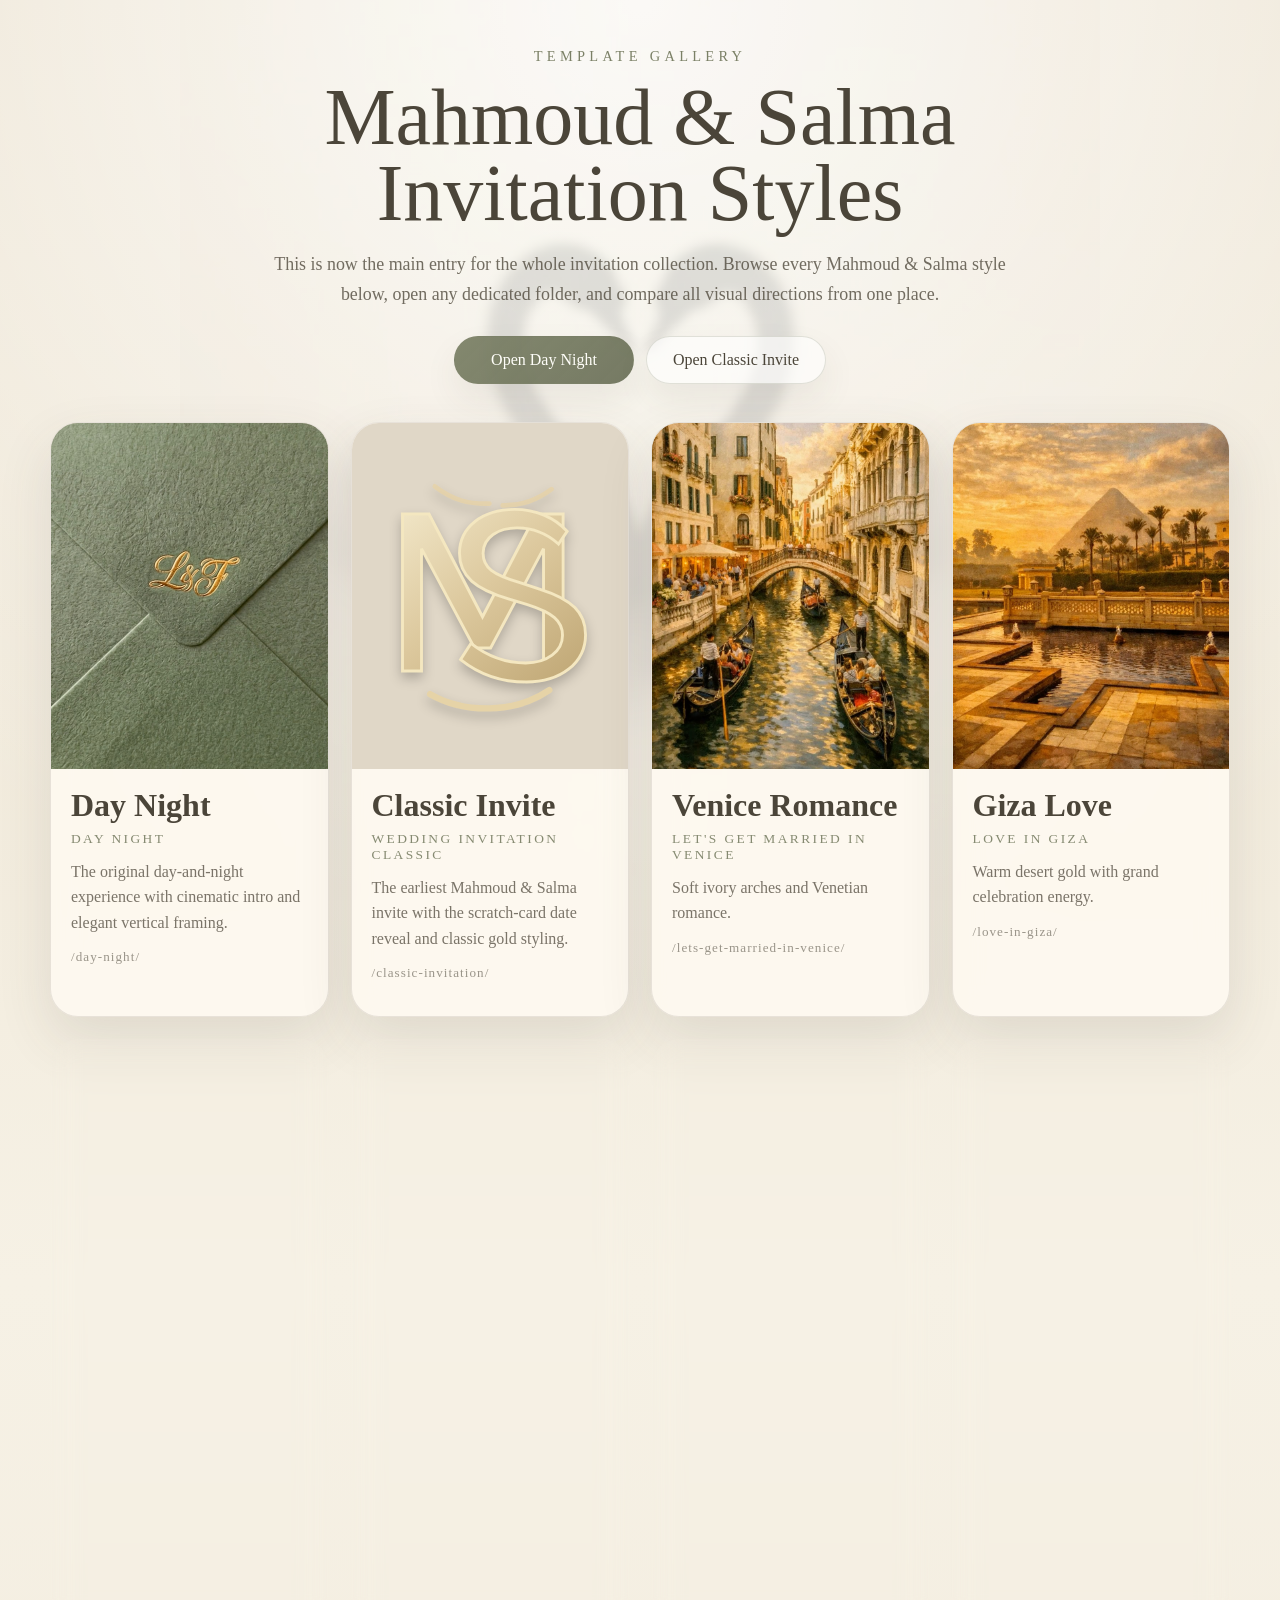
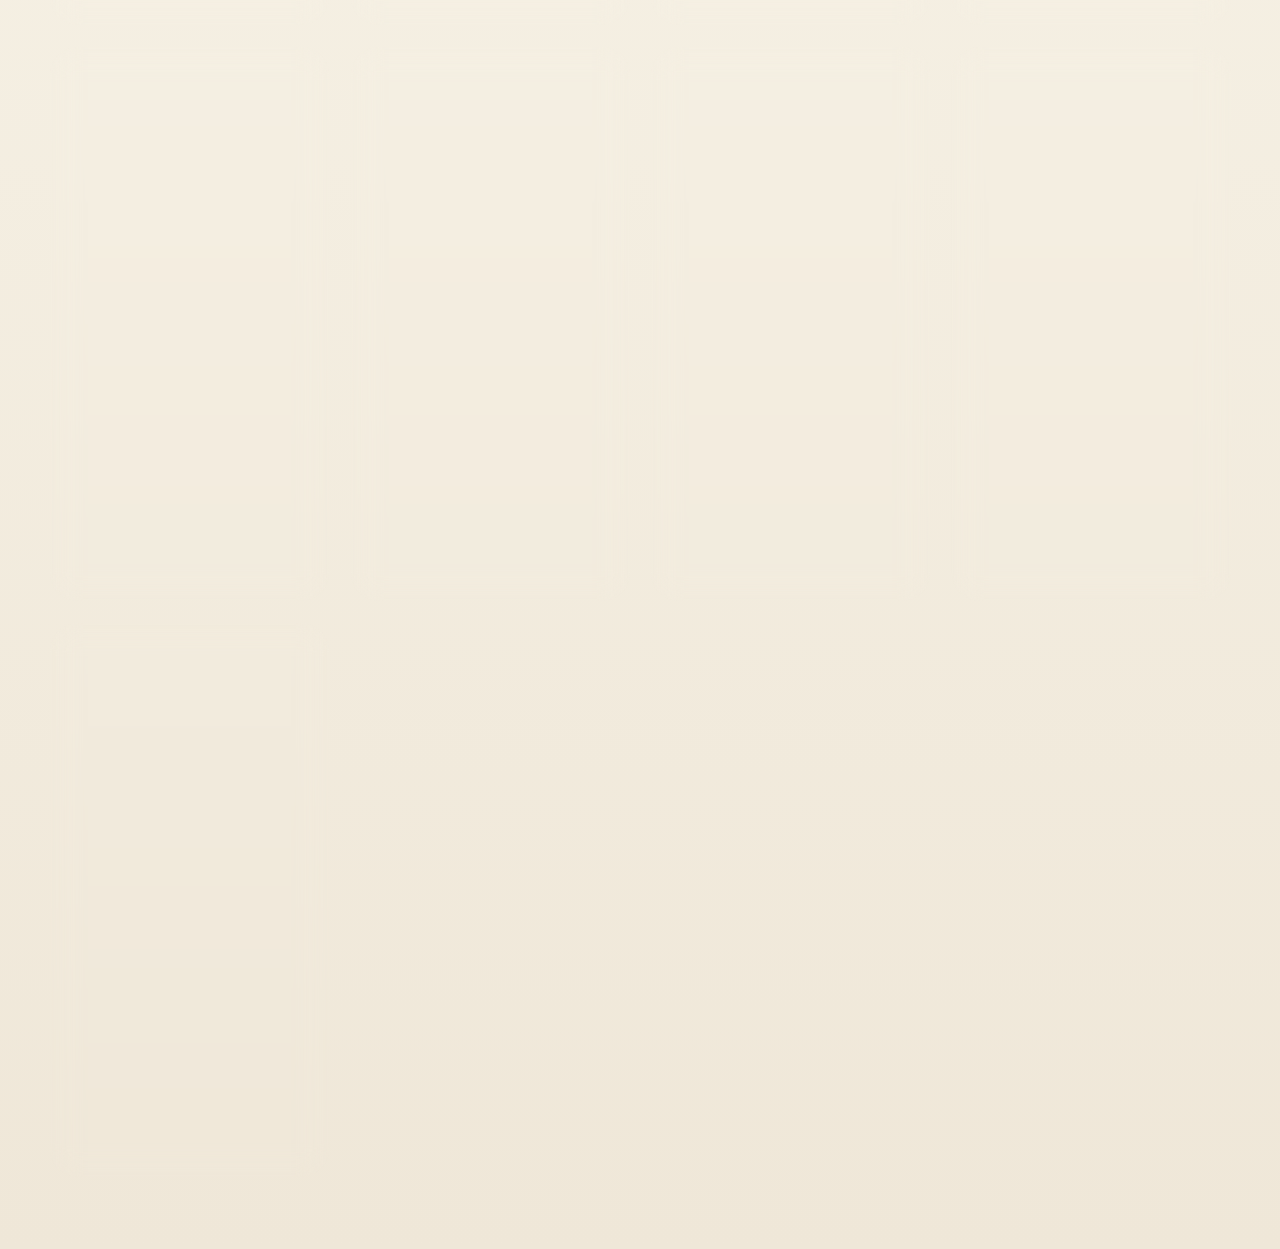
<file: index.html>
<!doctype html>
<html lang="en">
<head>
  <meta charset="UTF-8">
  <meta name="viewport" content="width=device-width, initial-scale=1.0">
  <title>Mahmoud &amp; Salma Template Gallery</title>
  <meta name="description" content="Browse all Mahmoud & Salma invitation styles.">
  <link rel="icon" type="image/svg+xml" href="./favicon.svg">
  <script src="./scripts/template-catalog.js"></script>
  <style>
    :root {
      color-scheme: light;
      --paper: #f6f1e5;
      --sand: #dfd4be;
      --olive: #7b8066;
      --ink: #4b4539;
      --card: rgba(255, 251, 242, 0.82);
      --line: rgba(75, 69, 57, 0.12);
      --shadow: 0 22px 54px rgba(76, 69, 57, 0.12);
    }

    * {
      box-sizing: border-box;
    }

    body {
      margin: 0;
      min-height: 100vh;
      font-family: "Cormorant Garamond", "Georgia", serif;
      color: var(--ink);
      background:
        radial-gradient(circle at top, rgba(255, 255, 255, 0.9), rgba(255, 255, 255, 0) 35%),
        linear-gradient(180deg, #ece3d1 0%, var(--paper) 45%, #efe7d8 100%);
    }

    body::before {
      content: "";
      position: fixed;
      inset: 0;
      background: url("./assets/bg-shadow-main.jpg") center center / 920px no-repeat;
      opacity: 0.12;
      pointer-events: none;
    }

    main {
      position: relative;
      z-index: 1;
      width: min(1180px, calc(100vw - 32px));
      margin: 0 auto;
      padding: 48px 0 72px;
    }

    .hero {
      text-align: center;
      margin-bottom: 28px;
    }

    .eyebrow {
      margin: 0 0 14px;
      font-family: "Georgia", serif;
      font-size: 0.9rem;
      letter-spacing: 0.3em;
      text-transform: uppercase;
      color: var(--olive);
    }

    h1 {
      margin: 0;
      font-size: clamp(2.8rem, 7vw, 5rem);
      font-weight: 500;
      line-height: 0.95;
    }

    .lead {
      width: min(760px, 100%);
      margin: 18px auto 0;
      font-size: 1.12rem;
      line-height: 1.7;
      color: rgba(75, 69, 57, 0.78);
    }

    .actions {
      display: flex;
      justify-content: center;
      flex-wrap: wrap;
      gap: 12px;
      margin: 26px 0 0;
    }

    .action-link {
      display: inline-flex;
      align-items: center;
      justify-content: center;
      min-width: 180px;
      padding: 14px 18px;
      border-radius: 999px;
      text-decoration: none;
      color: var(--ink);
      background: rgba(255, 255, 255, 0.6);
      border: 1px solid rgba(123, 128, 102, 0.22);
      box-shadow: 0 16px 34px rgba(75, 69, 57, 0.08);
    }

    .action-link.primary {
      background: linear-gradient(135deg, rgba(123, 128, 102, 0.94), rgba(103, 109, 84, 0.9));
      color: #fffef9;
      border-color: transparent;
    }

    .grid {
      display: grid;
      grid-template-columns: repeat(auto-fit, minmax(240px, 1fr));
      gap: 22px;
      margin-top: 38px;
    }

    .card {
      overflow: hidden;
      border-radius: 28px;
      background: var(--card);
      border: 1px solid var(--line);
      box-shadow: var(--shadow);
      backdrop-filter: blur(14px);
    }

    .card a {
      color: inherit;
      text-decoration: none;
      display: block;
      height: 100%;
    }

    .preview {
      aspect-ratio: 4 / 5;
      background: #e0d7c7 center center / cover no-repeat;
    }

    .content {
      padding: 20px 20px 22px;
    }

    .content .style {
      margin: 0;
      font-size: 2rem;
      line-height: 1;
    }

    .content .title {
      margin: 10px 0 0;
      font-size: 0.84rem;
      letter-spacing: 0.18em;
      text-transform: uppercase;
      color: rgba(123, 128, 102, 0.92);
    }

    .content .accent {
      margin: 12px 0 0;
      font-size: 1rem;
      line-height: 1.6;
      color: rgba(75, 69, 57, 0.74);
    }

    .content .url {
      margin-top: 14px;
      font-size: 0.82rem;
      letter-spacing: 0.08em;
      text-transform: lowercase;
      color: rgba(75, 69, 57, 0.56);
    }

    @media (max-width: 640px) {
      main {
        width: min(100vw - 20px, 100%);
        padding-top: 28px;
      }

      .lead {
        font-size: 1rem;
      }

      .content .style {
        font-size: 1.72rem;
      }
    }
  </style>
</head>
<body>
  <main>
    <section class="hero">
      <p class="eyebrow">Template Gallery</p>
      <h1>Mahmoud &amp; Salma<br>Invitation Styles</h1>
      <p class="lead">This is now the main entry for the whole invitation collection. Browse every Mahmoud &amp; Salma style below, open any dedicated folder, and compare all visual directions from one place.</p>
      <div class="actions">
        <a class="action-link primary" href="./day-night/">Open Day Night</a>
        <a class="action-link" href="./classic-invitation/">Open Classic Invite</a>
      </div>
    </section>

    <section>
      <div id="template-grid" class="grid"></div>
    </section>
  </main>

  <script>
    (function () {
      var catalog = window.__TEMPLATE_CATALOG__ || [];
      var grid = document.getElementById("template-grid");

      if (!grid) {
        return;
      }

      catalog.forEach(function (item) {
        var card = document.createElement("article");
        card.className = "card";

        card.innerHTML =
          '<a href="./' + item.pathSlug + '/">' +
          '  <div class="preview" style="background-image:url(./' + item.preview + ')"></div>' +
          '  <div class="content">' +
          '    <h2 class="style">' + item.styleName + '</h2>' +
          '    <p class="title">' + item.title + '</p>' +
          '    <p class="accent">' + item.accent + '</p>' +
          '    <p class="url">/' + item.pathSlug + '/</p>' +
          '  </div>' +
          '</a>';

        grid.appendChild(card);
      });
    })();
  </script>
</body>
</html>
</file>
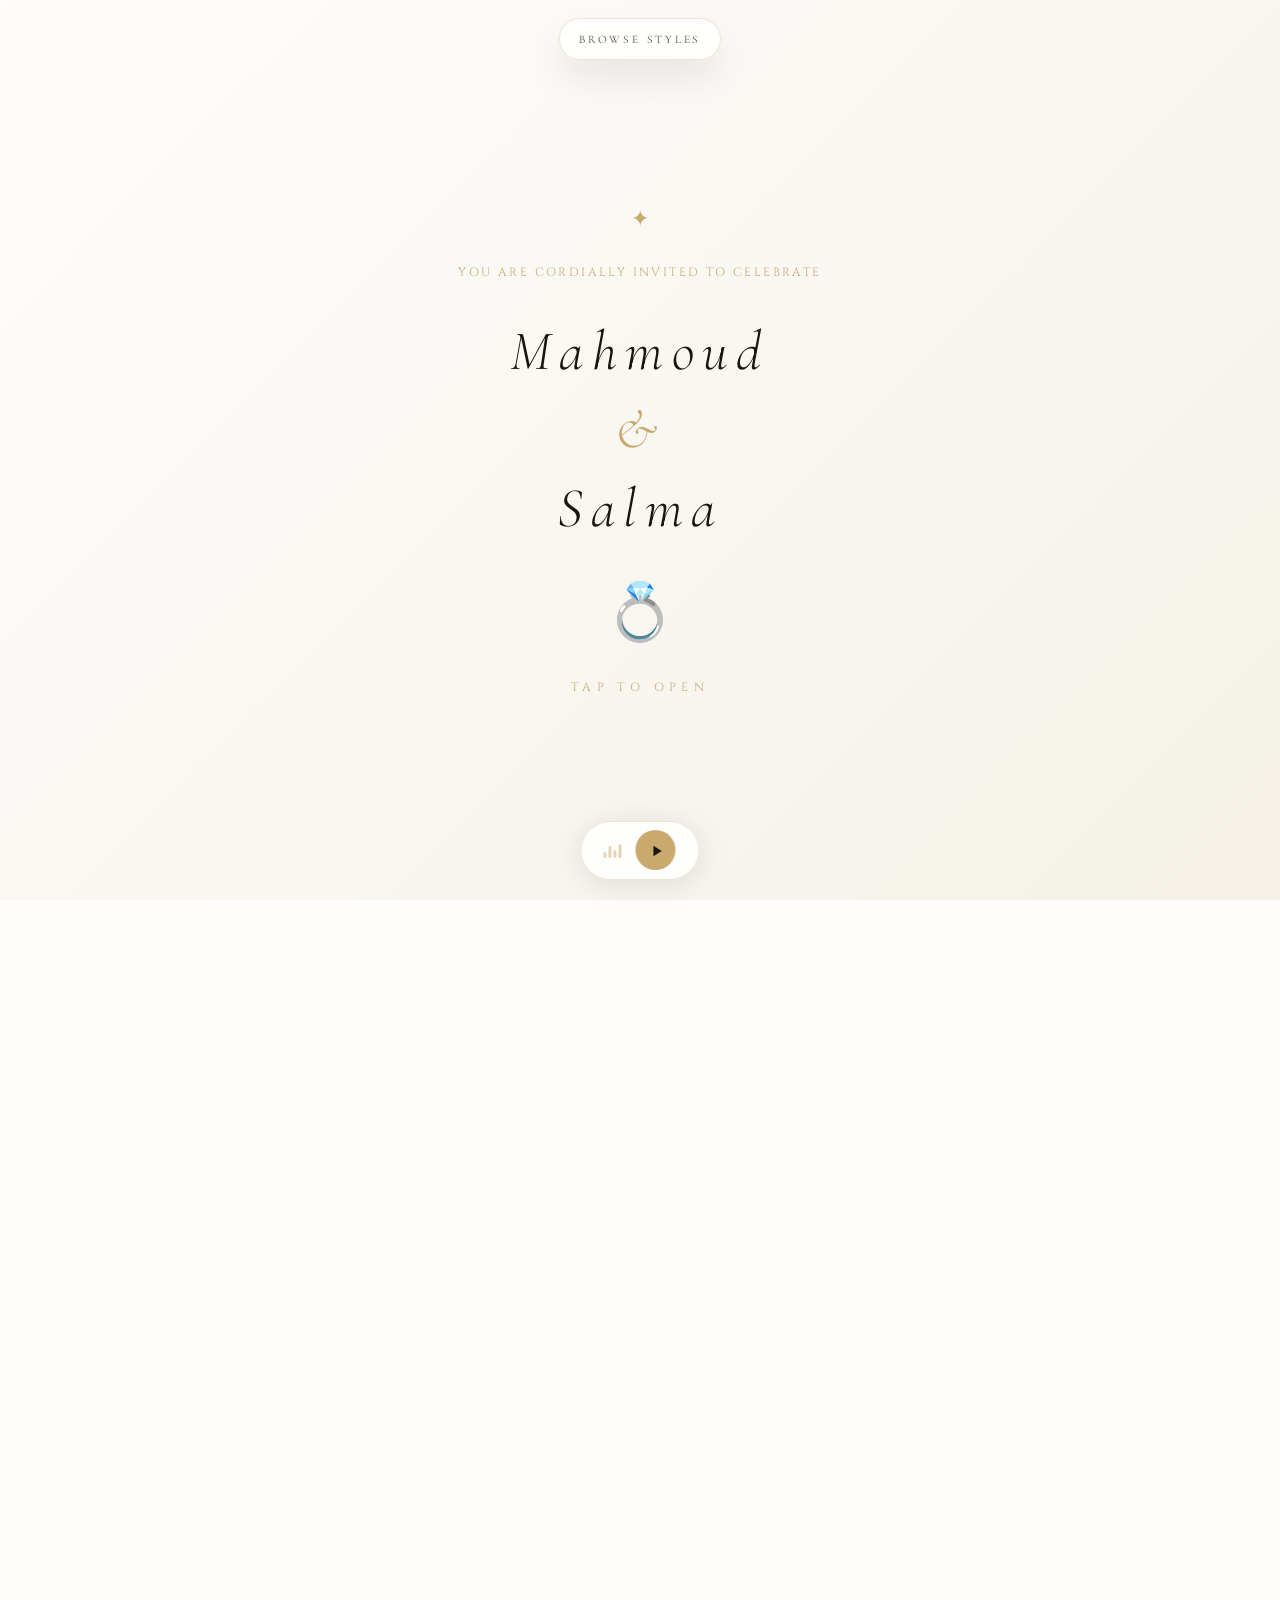
<file: classic-invitation/index.html>
<!DOCTYPE html>
<html lang="en" dir="ltr">
<head>
<base href="../">
<meta charset="UTF-8">
<meta name="viewport" content="width=device-width, initial-scale=1.0">
<title>Mahmoud & Salma — Classic Invitation</title>
<link rel="preconnect" href="https://fonts.googleapis.com">
<link href="https://fonts.googleapis.com/css2?family=Cormorant+Garamond:ital,wght@0,300;0,400;0,600;1,300;1,400&family=Cinzel:wght@400;600&family=Cairo:wght@300;400;600&display=swap" rel="stylesheet">
<style>
  :root {
    --gold: #c9a96e;
    --gold-light: #e8d5b0;
    --gold-deep: #8b6914;
    --ivory: #faf7f0;
    --dark: #1a1510;
    --mid: #3d3020;
    --bg-light: #fefdfb;
  }
  * { margin: 0; padding: 0; box-sizing: border-box; }
  html { scroll-behavior: smooth; }
  body { background: var(--bg-light); color: var(--dark); font-family: 'Cormorant Garamond', serif; overflow-x: hidden; }

  /* ── MUSIC PLAYER ── */
  #music-bar {
    position: fixed;
    bottom: 1.2rem; left: 50%;
    transform: translateX(-50%);
    z-index: 1000;
    background: rgba(255,255,255,0.85);
    border: 1px solid rgba(201,169,110,0.3);
    border-radius: 50px;
    padding: 0.55rem 1.4rem;
    display: flex;
    align-items: center;
    gap: 0.9rem;
    backdrop-filter: blur(12px);
    min-width: 80px;
    box-shadow: 0 4px 30px rgba(0,0,0,0.1);
  }
  #music-toggle {
    width: 40px; height: 40px;
    border-radius: 50%;
    background: var(--gold);
    border: none;
    cursor: pointer;
    display: flex; align-items: center; justify-content: center;
    flex-shrink: 0;
    transition: background 0.2s, transform 0.15s;
    order: 3;
  }
  #music-toggle:hover { background: var(--gold-light); transform: scale(1.08); }
  #music-toggle svg { width: 18px; height: 18px; fill: var(--dark); }
  .music-info { display: none; }
  .music-bars {
    display: flex;
    align-items: flex-end;
    gap: 2px;
    height: 16px;
    flex-shrink: 0;
    order: 1;
  }
  .music-bar-line {
    width: 3px;
    background: var(--gold);
    border-radius: 2px;
    opacity: 0.5;
    animation: barAnim 0.8s ease-in-out infinite;
  }
  .music-bar-line:nth-child(1) { height: 6px;  animation-delay: 0s; }
  .music-bar-line:nth-child(2) { height: 12px; animation-delay: 0.15s; }
  .music-bar-line:nth-child(3) { height: 8px;  animation-delay: 0.3s; }
  .music-bar-line:nth-child(4) { height: 14px; animation-delay: 0.1s; }
  .music-bar-line.paused { animation-play-state: paused; }
  @keyframes barAnim {
    0%,100% { transform: scaleY(1); opacity: 0.5; }
    50%      { transform: scaleY(1.8); opacity: 1; }
  }

  /* ── SPLASH ── */
  #splash {
    position: fixed; inset: 0; z-index: 998;
    background: linear-gradient(135deg, #fefdfb 0%, #f5f1e8 100%);
    display: flex; flex-direction: column; align-items: center; justify-content: center;
    gap: 2rem; cursor: pointer;
    transition: opacity 0.8s ease, visibility 0.8s ease;
  }
  #splash.hidden { opacity: 0; visibility: hidden; pointer-events: none; }
  .splash-ornament { font-size: 1.4rem; color: var(--gold); animation: pulse 2s ease-in-out infinite; }
  .splash-title { font-family:'Cormorant Garamond',serif; font-size:clamp(2rem,6vw,3.5rem); letter-spacing:0.15em; color:var(--dark); text-align:center; line-height:1.4; font-weight:300; font-style:italic; }
  .splash-subtitle { font-family:'Cinzel',serif; font-size:0.75rem; letter-spacing:0.2em; color:var(--gold); text-transform:uppercase; }
  .splash-icon { font-size:3.5rem; animation:float 3s ease-in-out infinite; }
  .splash-tap { font-family:'Cinzel',serif; font-size:0.75rem; letter-spacing:0.45em; color:var(--gold); text-transform:uppercase; animation:blink 1.5s ease-in-out infinite; text-align:center; }

  /* ── MAIN ── */
  #main { opacity:0; transition:opacity 1s ease 0.4s; }
  #main.visible { opacity:1; }

  section { min-height:100vh; display:flex; flex-direction:column; align-items:center; justify-content:center; padding:5rem 1.5rem; position:relative; overflow:hidden; }

  /* ── HERO ── */
  #hero { background: linear-gradient(135deg, #fefdfb 0%, #faf7f0 100%); text-align:center; gap:0; }
  .hero-eyebrow { font-family:'Cinzel',serif; font-size:0.65rem; letter-spacing:0.55em; color:var(--gold); opacity:0.8; text-transform:uppercase; margin-bottom:2.5rem; }
  .divider { width:100px; height:2px; background:linear-gradient(90deg,transparent,var(--gold),transparent); margin:0 auto; }
  .names-en { font-family:'Cormorant Garamond',serif; font-size:clamp(3rem,13vw,8.5rem); font-weight:300; font-style:italic; line-height:0.9; color:var(--dark); display:flex; align-items:center; gap:1.2rem; justify-content:center; flex-wrap:wrap; margin:2rem 0 0.8rem; }
  .amp { color:var(--gold); font-size:0.45em; font-style:normal; }
  .invite-body { font-size:clamp(0.9rem,2vw,1.1rem); font-style:italic; color:var(--dark); opacity:0.6; max-width:400px; line-height:1.9; text-align:center; margin-top:1rem; }
  .corner { position:absolute; font-size:1.3rem; color:var(--gold); opacity:0.2; }
  .corner.tl { top:1.5rem; left:1.5rem; }
  .corner.tr { top:1.5rem; right:1.5rem; transform:scaleX(-1); }
  .corner.bl { bottom:1.5rem; left:1.5rem; transform:scaleY(-1); }
  .corner.br { bottom:1.5rem; right:1.5rem; transform:scale(-1); }
  .scroll-down { position:absolute; bottom:2rem; font-family:'Cinzel',serif; font-size:0.55rem; letter-spacing:0.45em; color:var(--gold); opacity:0.4; animation:bounce 2s ease-in-out infinite; text-align:center; }

  /* ── SCRATCH ── */
  #scratch-section { background:linear-gradient(135deg, #faf7f0 0%, #f5f1e8 100%); gap:1.8rem; text-align:center; }
  .sec-label { font-family:'Cinzel',serif; font-size:0.65rem; letter-spacing:0.55em; color:var(--gold); opacity:0.8; text-transform:uppercase; }
  .sec-heading { font-family:'Cormorant Garamond',serif; font-size:clamp(1.8rem,5vw,3rem); font-weight:300; font-style:italic; color:var(--dark); }
  .scratch-hint { font-family:'Cinzel',serif; font-size:0.65rem; letter-spacing:0.4em; color:var(--gold); opacity:0.7; }
  .scratch-wrap { position:relative; width:320px; height:320px; margin:0 auto; }
  
  /* Circular Scratch Card */
  #scratch-canvas { 
    position:absolute; top:0; left:0; width:100%; height:100%; 
    border-radius:50%; 
    cursor:crosshair; touch-action:none; transition:opacity 0.6s;
    box-shadow: 0 10px 40px rgba(0,0,0,0.1);
  }
  
  .date-card { 
    position:absolute; top:0; left:0; width:100%; height:100%;
    border-radius:50%; 
    background:linear-gradient(135deg,#e8d5b0,#c9a96e); 
    display:flex; gap:0; justify-content:center; align-items:center;
    font-family:'Cormorant Garamond',serif;
  }
  
  .date-card-content {
    display:flex;
    flex-direction:column;
    align-items:center;
    gap:1.2rem;
    text-align:center;
    width:100%;
  }
  
  .date-section {
    display:flex;
    flex-direction:column;
    align-items:center;
    gap:0.3rem;
  }
  
  .date-day { font-size:2.8rem; font-weight:300; color:var(--dark); font-style:italic; }
  .date-month { font-family:'Cinzel',serif; font-size:0.8rem; letter-spacing:0.15em; color:var(--dark); opacity:0.8; text-transform:uppercase; }
  .date-year { font-family:'Cinzel',serif; font-size:0.7rem; letter-spacing:0.1em; color:var(--dark); opacity:0.6; }

  #rev-en { opacity:0; transition:opacity 0.6s; }
  #rev-en.show { opacity:1; }

  /* ── COUNTDOWN ── */
  #countdown { background:linear-gradient(135deg, #fefdfb 0%, #faf7f0 100%); }
  .cd-grid {
    display:flex;gap:1.5rem;flex-wrap:wrap;justify-content:center;align-items:center;
    padding: 2rem 0;
  }
  .cd-col { display:flex; flex-direction:column; align-items:center; gap:0.35rem; }
  .cd-num { 
    font-family:'Cinzel',serif; font-size:clamp(1.5rem,4vw,2.4rem); 
    font-weight:600; color:var(--dark); transition:transform 0.1s; 
  }
  .cd-num.tick { animation:tickPulse 0.3s ease; }
  @keyframes tickPulse { 0% { transform:scale(1.15); } 100% { transform:scale(1); } }
  .cd-lbl { font-family:'Cinzel',serif; font-size:0.5rem; letter-spacing:0.2em; color:var(--gold); opacity:0.7; text-transform:uppercase; }
  .cd-sep { font-size:2rem; color:var(--gold); opacity:0.4; margin:0 0.4rem; }
  .cd-footer { font-family:'Cinzel',serif; font-size:0.6rem; letter-spacing:0.1em; color:var(--gold); opacity:0.6; margin-top:1.5rem; text-align:center; }

  /* ── VENUE ── */
  #venue { background:linear-gradient(135deg, #faf7f0 0%, #f5f1e8 100%); }
  .venue-card { 
    background:linear-gradient(135deg,rgba(201,169,110,0.15),rgba(232,213,176,0.1)); 
    border:2px solid rgba(201,169,110,0.3); 
    border-radius:20px; padding:2.5rem 2.5rem; max-width:380px; 
    display:flex; flex-direction:column; gap:1.2rem; align-items:center; text-align:center; 
  }
  .venue-icon { font-size:2.8rem; }
  .venue-name { font-family:'Cormorant Garamond',serif; font-size:clamp(1.4rem,3vw,1.8rem); font-weight:300; font-style:italic; color:var(--dark); }
  .venue-detail { font-family:'Cinzel',serif; font-size:0.75rem; letter-spacing:0.05em; color:var(--gold); opacity:0.7; }
  .map-btn { 
    display:inline-flex; align-items:center; gap:0.5rem; margin-top:0.8rem; 
    padding:0.8rem 1.8rem; background:linear-gradient(135deg,rgba(201,169,110,0.25),rgba(232,213,176,0.15)); 
    border:1.5px solid var(--gold); border-radius:50px; color:var(--gold); 
    font-family:'Cinzel',serif; font-size:0.75rem; letter-spacing:0.05em; 
    text-decoration:none; text-transform:uppercase; transition:all 0.3s; cursor:pointer; 
  }
  .map-btn:hover { background:linear-gradient(135deg,rgba(201,169,110,0.4),rgba(232,213,176,0.25)); color:var(--dark); }

  /* ── CLOSING ── */
  #closing { background:linear-gradient(135deg, #fefdfb 0%, #faf7f0 100%); }
  .ty { font-family:'Cormorant Garamond',serif; font-size:clamp(2.2rem,6vw,3.5rem); font-weight:300; font-style:italic; color:var(--dark); }
  .ty-body { max-width:500px; font-size:0.95rem; line-height:2; color:var(--dark); opacity:0.7; }
  .closing-names { font-family:'Cormorant Garamond',serif; font-size:clamp(1.5rem,4vw,2.2rem); font-weight:300; font-style:italic; color:var(--gold); margin-top:1.5rem; }
  .copy { font-family:'Cinzel',serif; font-size:0.5rem; letter-spacing:0.2em; color:var(--gold); opacity:0.5; margin-top:2rem; }

  /* ── ANIMATIONS ── */
  @keyframes pulse { 0%,100% { opacity:0.4; transform:scale(1); } 50% { opacity:0.9; transform:scale(1.1); } }
  @keyframes float { 0%,100% { transform:translateY(0); } 50% { transform:translateY(-20px); } }
  @keyframes bounce { 0%,100% { opacity:0.4; } 50% { opacity:0.8; } }
  @keyframes blink { 0%,100% { opacity:0.4; } 50% { opacity:1; } }

  /* ── PARTICLES ── */
  #particles { position:fixed; inset:0; z-index:-1; pointer-events:none; }
  .particle { position:fixed; background:var(--gold); border-radius:50%; opacity:0.08; }
  .particle { animation:drift linear forwards; }
  @keyframes drift { from { transform:translateY(-10vh) translateX(0) rotate(0deg); opacity:0.08; } to { transform:translateY(100vh) translateX(var(--drift)) rotate(360deg); opacity:0; } }

  /* ── RESPONSIVE ── */
  @media (max-width: 640px) {
    section { padding:3rem 1rem; }
    #music-bar { bottom:0.8rem; }
    .scratch-container { flex-direction: column; gap: 2rem; }
    .scratch-wrap { width:180px; height:180px; }
  }
  .scratch-container {
    display: flex;
    justify-content: center;
    align-items: center;
    gap: 2rem;
    margin-top: 2rem;
    flex-wrap: wrap;
  }
  .scratch-wrap {
    position: relative;
    width: 200px;
    height: 200px;
  }
  .scratch-canvas {
    position: absolute;
    top: 0;
    left: 0;
    width: 100%;
    height: 100%;
    border-radius: 50%;
    cursor: crosshair;
    touch-action: none;
    transition: opacity 0.6s;
    z-index: 2;
    box-shadow: 0 10px 30px rgba(0,0,0,0.1);
  }
  .date-card {
    position: absolute;
    top: 0;
    left: 0;
    width: 100%;
    height: 100%;
    border-radius: 50%;
    background: var(--ivory);
    display: flex;
    flex-direction: column;
    justify-content: center;
    align-items: center;
    border: 2px solid var(--gold-light);
    z-index: 1;
  }
  .date-val {
    font-size: 2.2rem;
    font-weight: 300;
    color: var(--dark);
    font-style: italic;
  }
  .date-type {
    font-family: 'Cinzel', serif;
    font-size: 0.7rem;
    letter-spacing: 0.15em;
    color: var(--gold);
    text-transform: uppercase;
  }
</style>
</head>
<body>

<a href="../" style="position:fixed;top:18px;left:50%;transform:translateX(-50%);z-index:1001;display:inline-flex;align-items:center;justify-content:center;padding:0.8rem 1.2rem;border-radius:999px;text-decoration:none;background:rgba(255,255,255,0.88);color:rgba(61,48,32,0.92);border:1px solid rgba(201,169,110,0.32);box-shadow:0 18px 36px rgba(0,0,0,0.08);backdrop-filter:blur(12px);font-size:0.72rem;letter-spacing:0.24em;text-transform:uppercase;">Browse Styles</a>

<div id="particles"></div>

<!-- SPLASH -->
<div id="splash">
  <div class="splash-ornament">✦</div>
  <div class="splash-subtitle">You are cordially invited to celebrate</div>
  <div class="splash-title">Mahmoud<br><span style="color:var(--gold)">&</span><br>Salma</div>
  <div class="splash-icon">💍</div>
  <div class="splash-tap">TAP TO OPEN</div>
</div>

<!-- MUSIC PLAYER -->
<div id="music-bar">
  <div class="music-bars">
    <div class="music-bar-line"></div>
    <div class="music-bar-line"></div>
    <div class="music-bar-line"></div>
    <div class="music-bar-line"></div>
  </div>
  <div class="music-info"></div>
  <button id="music-toggle" title="Toggle Music">
    <svg id="ico-play" viewBox="0 0 24 24" xmlns="http://www.w3.org/2000/svg">
      <path d="M8 5v14l11-7z"/>
    </svg>
    <svg id="ico-pause" style="display:none" viewBox="0 0 24 24" xmlns="http://www.w3.org/2000/svg">
      <path d="M6 4h4v16H6V4zm8 0h4v16h-4V4z"/>
    </svg>
  </button>
</div>

<!-- HIDDEN AUDIO -->
<audio id="bgm" loop>
  <source src="song.mp3" type="audio/mpeg">
</audio>

<!-- MAIN CONTENT -->
<div id="main">

  <!-- HERO -->
  <section id="hero">
    <div class="corner tl">✦</div>
    <div class="corner tr">✦</div>
    <div class="corner bl">✦</div>
    <div class="corner br">✦</div>
    <div class="hero-eyebrow">You Are Invited</div>
    <div class="divider"></div>
    <div class="names-en">Mahmoud <span class="amp">&</span> Salma</div>
    <div class="invite-body">Together with their families request the honour of your presence at the celebration of their marriage</div>
    <div class="scroll-down">SCROLL DOWN ↓</div>
  </section>

  <!-- SCRATCH CARD -->
  <section id="scratch-section">
    <div>
      <div class="sec-label">Reveal The Date</div>
    </div>
    <div class="divider"></div>
    <div class="sec-heading">Save the Date</div>
    <div class="scratch-hint">👇 SCRATCH TO DISCOVER 👇</div>
    <div class="scratch-container">
      <!-- Day Circle -->
      <div class="scratch-wrap">
        <canvas id="scratch-day" class="scratch-canvas"></canvas>
        <div class="date-card">
          <div class="date-val">26</div>
          <div class="date-type">Day</div>
        </div>
      </div>
      <!-- Month Circle -->
      <div class="scratch-wrap">
        <canvas id="scratch-month" class="scratch-canvas"></canvas>
        <div class="date-card">
          <div class="date-val">Nov</div>
          <div class="date-type">Month</div>
        </div>
      </div>
      <!-- Year Circle -->
      <div class="scratch-wrap">
        <canvas id="scratch-year" class="scratch-canvas"></canvas>
        <div class="date-card">
          <div class="date-val">2026</div>
          <div class="date-type">Year</div>
        </div>
      </div>
    </div>
  </section>

  <!-- COUNTDOWN -->
  <section id="countdown">
    <div class="sec-label">The Big Day Is</div>
    <div class="divider"></div>
    <div class="cd-grid" id="cd-grid">
      <div class="cd-col">
        <div class="cd-num" id="cd-d">00</div>
        <div class="cd-lbl">Days</div>
      </div>
      <div class="cd-sep">:</div>
      <div class="cd-col">
        <div class="cd-num" id="cd-h">00</div>
        <div class="cd-lbl">Hours</div>
      </div>
      <div class="cd-sep">:</div>
      <div class="cd-col">
        <div class="cd-num" id="cd-m">00</div>
        <div class="cd-lbl">Minutes</div>
      </div>
      <div class="cd-sep">:</div>
      <div class="cd-col">
        <div class="cd-num" id="cd-s">00</div>
        <div class="cd-lbl">Seconds</div>
      </div>
    </div>
    <div class="cd-footer">Until the big day — 26 November 2026</div>
  </section>

  <!-- VENUE -->
  <section id="venue">
    <div>
      <div class="sec-label">The Celebration Will Take Place At</div>
    </div>
    <div class="divider"></div>
    <div class="venue-card">
      <div class="venue-icon">🏛️</div>
      <div class="venue-name">Elite Hall</div>
      <div class="divider" style="width:70px;margin:0"></div>
      <div class="venue-detail">Mansoura, Egypt</div>
      <a href="https://maps.app.goo.gl/S381m4eScjjCrZfE6" target="_blank" class="map-btn">
        📍 Open in Maps
      </a>
    </div>
  </section>

  <!-- CLOSING -->
  <section id="closing">
    <div class="divider" style="width:60px"></div>
    <div class="ty">Thank You</div>
    <div class="divider"></div>
    <p class="ty-body">For joining us on this special day.<br>Your presence is the best gift<br>we could receive.</p>
    <div class="closing-names">Mahmoud &amp; Salma</div>
    <div style="color:var(--gold);font-size:1.3rem;opacity:0.3;margin-top:0.8rem">✦ ✦ ✦</div>
    <div class="copy">© Wedding Invitation 2026</div>
  </section>

</div>

<script>
// ── PARTICLES ──
const pc = document.getElementById('particles');
for (let i = 0; i < 28; i++) {
  const p = document.createElement('div');
  p.className = 'particle';
  const s = 1 + Math.random() * 2;
  p.style.cssText = `left:${Math.random()*100}%;width:${s}px;height:${s}px;--drift:${(Math.random()-.5)*120}px;animation-duration:${6+Math.random()*10}s;animation-delay:${Math.random()*10}s`;
  pc.appendChild(p);
}

// ── SPLASH + MUSIC ──
const bgm = document.getElementById('bgm');
const musicBars = document.querySelectorAll('.music-bar-line');
const icoPlay = document.getElementById('ico-play');
const icoPause = document.getElementById('ico-pause');
let musicPlaying = false;

function startMusic() {
  bgm.play().then(() => {
    musicPlaying = true;
    icoPlay.style.display = 'none';
    icoPause.style.display = '';
    musicBars.forEach(b => b.classList.remove('paused'));
  }).catch(() => {});
}

function toggleMusic() {
  if (musicPlaying) {
    bgm.pause();
    musicPlaying = false;
    icoPlay.style.display = '';
    icoPause.style.display = 'none';
    musicBars.forEach(b => b.classList.add('paused'));
  } else {
    startMusic();
  }
}

document.getElementById('music-toggle').addEventListener('click', toggleMusic);

document.getElementById('splash').addEventListener('click', () => {
  document.getElementById('splash').classList.add('hidden');
  document.getElementById('main').classList.add('visible');
  startMusic();
});

// ── SCRATCH (MULTIPLE CIRCLES) ──
class ScratchCard {
  constructor(canvasId, text) {
    this.canvas = document.getElementById(canvasId);
    this.ctx = this.canvas.getContext('2d');
    this.scratching = false;
    this.text = text;
    this.init();
    this.addEvents();
  }

  init() {
    const rect = this.canvas.parentElement;
    this.canvas.width = rect.offsetWidth;
    this.canvas.height = rect.offsetHeight;
    
    const centerX = this.canvas.width / 2;
    const centerY = this.canvas.height / 2;
    const radius = this.canvas.width / 2;
    
    const g = this.ctx.createLinearGradient(0, 0, this.canvas.width, this.canvas.height);
    g.addColorStop(0,'#7a5c10'); 
    g.addColorStop(0.3,'#c9a96e');
    g.addColorStop(0.6,'#e8d5b0'); 
    g.addColorStop(1,'#9a7018');
    
    this.ctx.fillStyle = g;
    this.ctx.beginPath();
    this.ctx.arc(centerX, centerY, radius, 0, Math.PI * 2);
    this.ctx.fill();
    
    this.ctx.fillStyle = 'rgba(100,75,10,0.6)';
    this.ctx.textAlign = 'center';
    this.ctx.textBaseline = 'middle';
    this.ctx.font = `bold ${Math.max(12, this.canvas.width*0.07)}px Cinzel,serif`;
    this.ctx.fillText('✦ SCRATCH ✦', centerX, centerY);
  }

  doScratch(x, y) {
    this.ctx.globalCompositeOperation = 'destination-out';
    this.ctx.beginPath();
    this.ctx.arc(x, y, 20, 0, Math.PI * 2);
    this.ctx.fill();
    this.ctx.globalCompositeOperation = 'source-over';
    this.checkReveal();
  }

  checkReveal() {
    const d = this.ctx.getImageData(0, 0, this.canvas.width, this.canvas.height).data;
    let transparent = 0;
    for (let i = 3; i < d.length; i += 4) {
      if (d[i] < 128) transparent++;
    }
    if (transparent / (d.length / 4) > 0.5) {
      this.canvas.style.opacity = '0';
      this.canvas.style.pointerEvents = 'none';
    }
  }

  getPos(e) {
    const r = this.canvas.getBoundingClientRect();
    const src = e.touches ? e.touches[0] : e;
    return { x: src.clientX - r.left, y: src.clientY - r.top };
  }

  addEvents() {
    this.canvas.addEventListener('mousedown', e => { this.scratching = true; const p = this.getPos(e); this.doScratch(p.x, p.y); });
    window.addEventListener('mousemove', e => { if (this.scratching) { const p = this.getPos(e); this.doScratch(p.x, p.y); } });
    window.addEventListener('mouseup', () => this.scratching = false);
    
    this.canvas.addEventListener('touchstart', e => { e.preventDefault(); this.scratching = true; const p = this.getPos(e); this.doScratch(p.x, p.y); }, { passive: false });
    this.canvas.addEventListener('touchmove', e => { e.preventDefault(); if (this.scratching) { const p = this.getPos(e); this.doScratch(p.x, p.y); } }, { passive: false });
    this.canvas.addEventListener('touchend', () => this.scratching = false);
  }
}

window.addEventListener('load', () => {
  setTimeout(() => {
    new ScratchCard('scratch-day');
    new ScratchCard('scratch-month');
    new ScratchCard('scratch-year');
  }, 150);
});

// ── COUNTDOWN ──
function pad(n) { return String(n).padStart(2, '0'); }
function tick(id, val) {
  const el = document.getElementById(id), v = pad(val);
  if (el.textContent !== v) { el.textContent = v; el.classList.remove('tick'); void el.offsetWidth; el.classList.add('tick'); }
}
function runCountdown() {
  const diff = new Date('2026-11-26T18:00:00+02:00') - new Date();
  if (diff <= 0) { document.getElementById('cd-grid').innerHTML = `<div style="font-family:'Cormorant Garamond',serif;font-size:2rem;font-style:italic;color:var(--gold);text-align:center">🎉 It's Time!</div>`; return; }
  tick('cd-d', Math.floor(diff / 86400000));
  tick('cd-h', Math.floor((diff % 86400000) / 3600000));
  tick('cd-m', Math.floor((diff % 3600000) / 60000));
  tick('cd-s', Math.floor((diff % 60000) / 1000));
}
runCountdown();
setInterval(runCountdown, 1000);
</script>
</body>
</html>
</file>
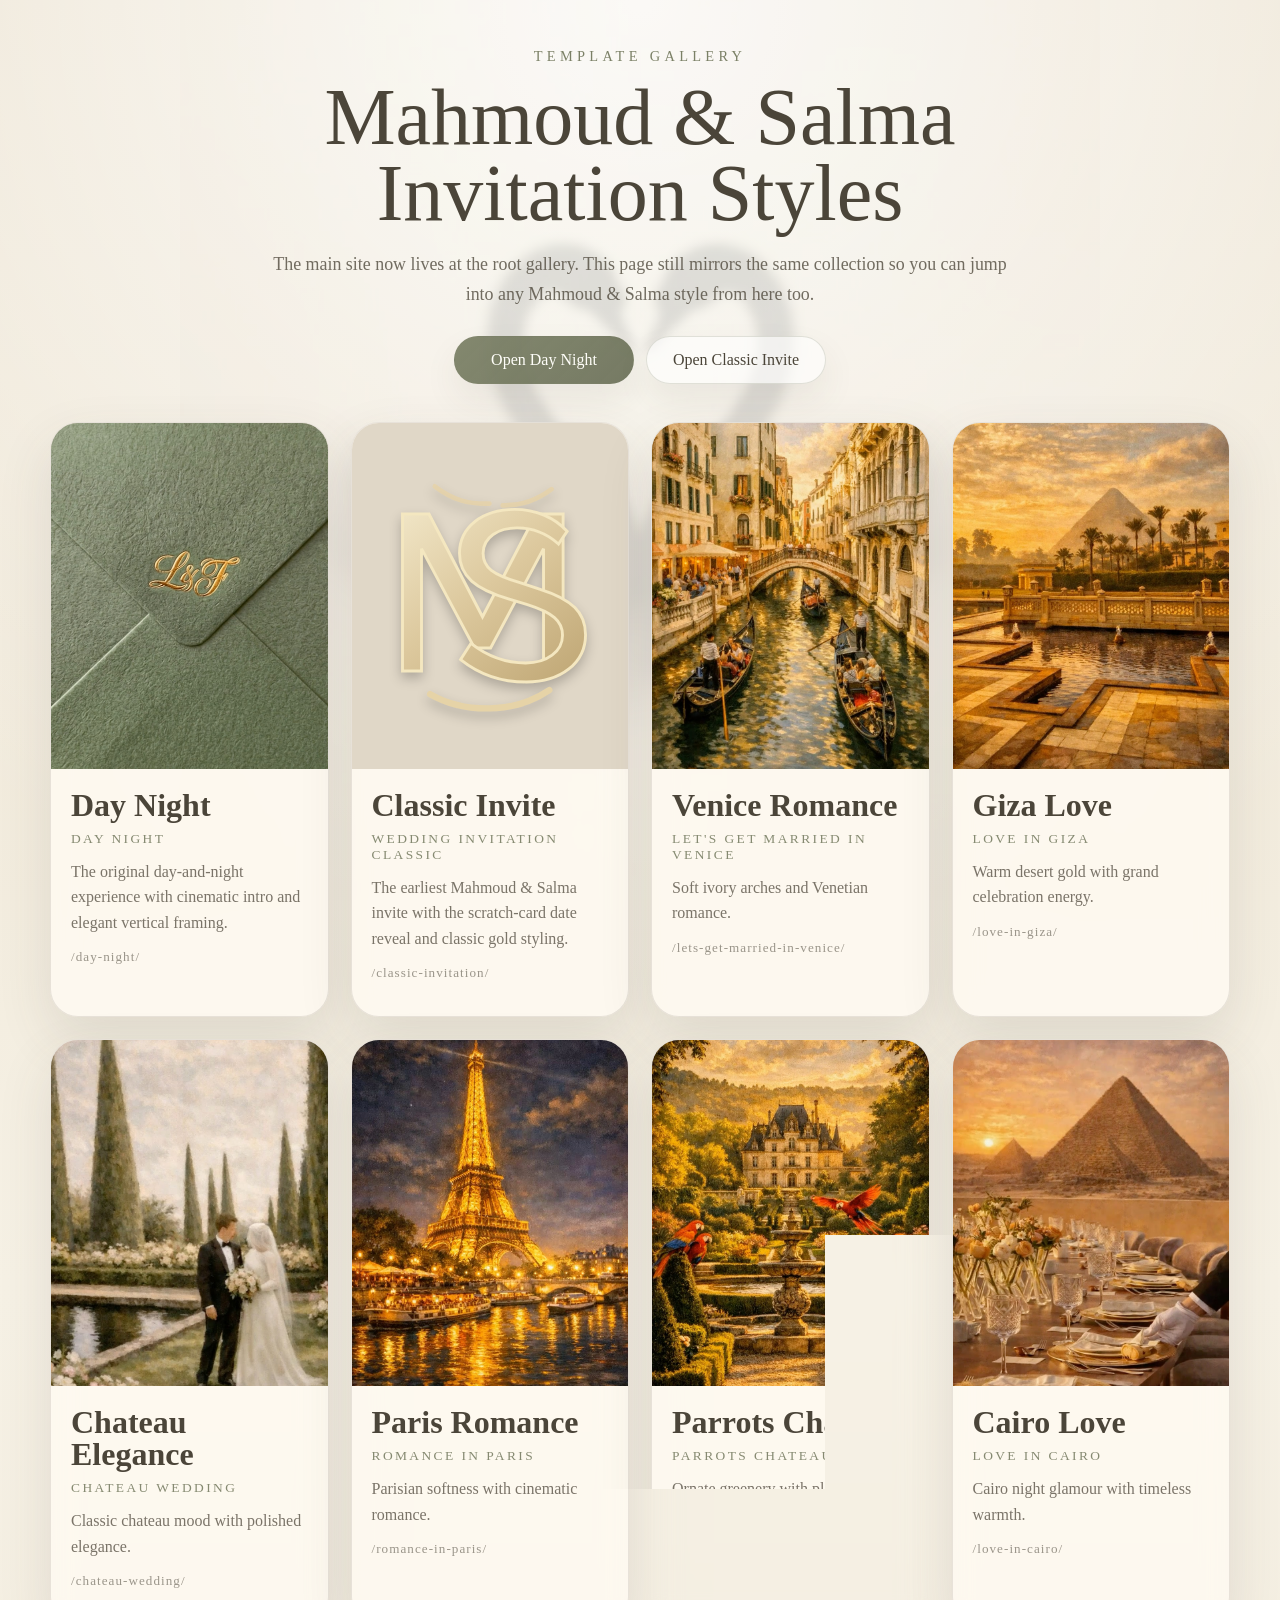
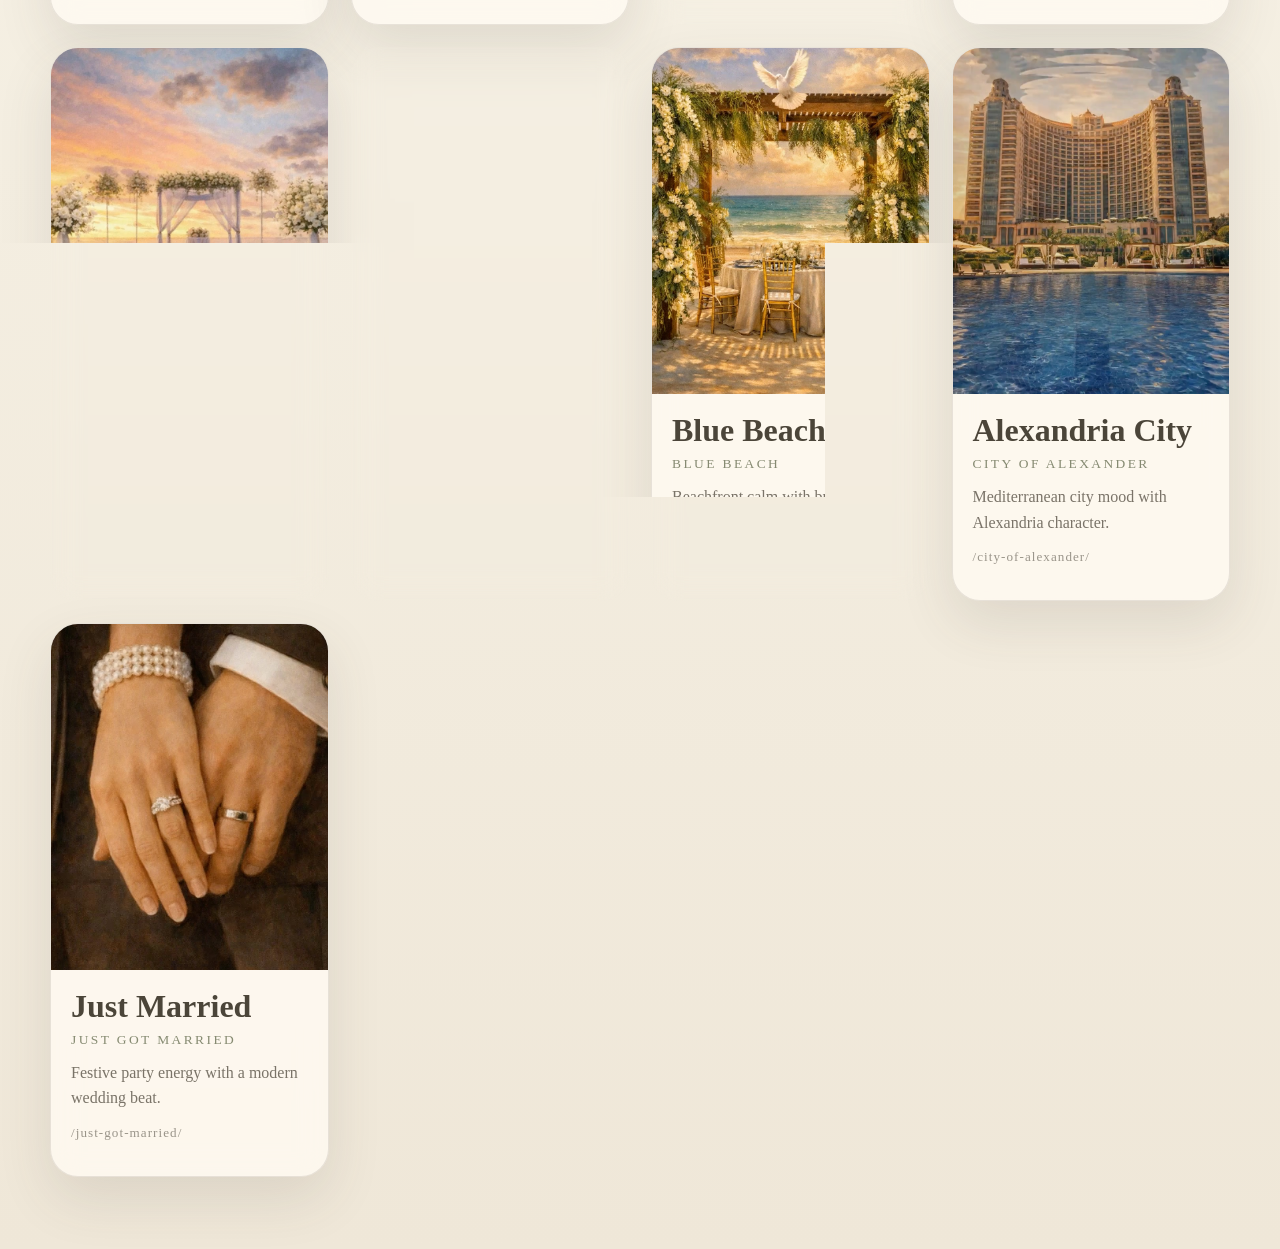
<file: templates/index.html>
<!doctype html>
<html lang="en">
<head>
  <meta charset="UTF-8">
  <meta name="viewport" content="width=device-width, initial-scale=1.0">
  <title>Mahmoud &amp; Salma Template Gallery</title>
  <meta name="description" content="Browse all Mahmoud & Salma invitation styles.">
  <link rel="icon" type="image/svg+xml" href="../favicon.svg">
  <script src="../scripts/template-catalog.js"></script>
  <style>
    :root {
      color-scheme: light;
      --paper: #f6f1e5;
      --sand: #dfd4be;
      --olive: #7b8066;
      --ink: #4b4539;
      --card: rgba(255, 251, 242, 0.82);
      --line: rgba(75, 69, 57, 0.12);
      --shadow: 0 22px 54px rgba(76, 69, 57, 0.12);
    }

    * {
      box-sizing: border-box;
    }

    body {
      margin: 0;
      min-height: 100vh;
      font-family: "Cormorant Garamond", "Georgia", serif;
      color: var(--ink);
      background:
        radial-gradient(circle at top, rgba(255, 255, 255, 0.9), rgba(255, 255, 255, 0) 35%),
        linear-gradient(180deg, #ece3d1 0%, var(--paper) 45%, #efe7d8 100%);
    }

    body::before {
      content: "";
      position: fixed;
      inset: 0;
      background: url("../assets/bg-shadow-main.jpg") center center / 920px no-repeat;
      opacity: 0.12;
      pointer-events: none;
    }

    main {
      position: relative;
      z-index: 1;
      width: min(1180px, calc(100vw - 32px));
      margin: 0 auto;
      padding: 48px 0 72px;
    }

    .hero {
      text-align: center;
      margin-bottom: 28px;
    }

    .eyebrow {
      margin: 0 0 14px;
      font-family: "Georgia", serif;
      font-size: 0.9rem;
      letter-spacing: 0.3em;
      text-transform: uppercase;
      color: var(--olive);
    }

    h1 {
      margin: 0;
      font-size: clamp(2.8rem, 7vw, 5rem);
      font-weight: 500;
      line-height: 0.95;
    }

    .lead {
      width: min(760px, 100%);
      margin: 18px auto 0;
      font-size: 1.12rem;
      line-height: 1.7;
      color: rgba(75, 69, 57, 0.78);
    }

    .actions {
      display: flex;
      justify-content: center;
      flex-wrap: wrap;
      gap: 12px;
      margin: 26px 0 0;
    }

    .action-link {
      display: inline-flex;
      align-items: center;
      justify-content: center;
      min-width: 180px;
      padding: 14px 18px;
      border-radius: 999px;
      text-decoration: none;
      color: var(--ink);
      background: rgba(255, 255, 255, 0.6);
      border: 1px solid rgba(123, 128, 102, 0.22);
      box-shadow: 0 16px 34px rgba(75, 69, 57, 0.08);
    }

    .action-link.primary {
      background: linear-gradient(135deg, rgba(123, 128, 102, 0.94), rgba(103, 109, 84, 0.9));
      color: #fffef9;
      border-color: transparent;
    }

    .grid {
      display: grid;
      grid-template-columns: repeat(auto-fit, minmax(240px, 1fr));
      gap: 22px;
      margin-top: 38px;
    }

    .card {
      overflow: hidden;
      border-radius: 28px;
      background: var(--card);
      border: 1px solid var(--line);
      box-shadow: var(--shadow);
      backdrop-filter: blur(14px);
    }

    .card a {
      color: inherit;
      text-decoration: none;
      display: block;
      height: 100%;
    }

    .preview {
      aspect-ratio: 4 / 5;
      background: #e0d7c7 center center / cover no-repeat;
    }

    .content {
      padding: 20px 20px 22px;
    }

    .content .style {
      margin: 0;
      font-size: 2rem;
      line-height: 1;
    }

    .content .title {
      margin: 10px 0 0;
      font-size: 0.84rem;
      letter-spacing: 0.18em;
      text-transform: uppercase;
      color: rgba(123, 128, 102, 0.92);
    }

    .content .accent {
      margin: 12px 0 0;
      font-size: 1rem;
      line-height: 1.6;
      color: rgba(75, 69, 57, 0.74);
    }

    .content .url {
      margin-top: 14px;
      font-size: 0.82rem;
      letter-spacing: 0.08em;
      text-transform: lowercase;
      color: rgba(75, 69, 57, 0.56);
    }

    @media (max-width: 640px) {
      main {
        width: min(100vw - 20px, 100%);
        padding-top: 28px;
      }

      .lead {
        font-size: 1rem;
      }

      .content .style {
        font-size: 1.72rem;
      }
    }
  </style>
</head>
<body>
  <main>
    <section class="hero">
      <p class="eyebrow">Template Gallery</p>
      <h1>Mahmoud &amp; Salma<br>Invitation Styles</h1>
      <p class="lead">The main site now lives at the root gallery. This page still mirrors the same collection so you can jump into any Mahmoud &amp; Salma style from here too.</p>
      <div class="actions">
        <a class="action-link primary" href="../day-night/">Open Day Night</a>
        <a class="action-link" href="../classic-invitation/">Open Classic Invite</a>
      </div>
    </section>

    <section>
      <div id="template-grid" class="grid"></div>
    </section>
  </main>

  <script>
    (function () {
      var catalog = window.__TEMPLATE_CATALOG__ || [];
      var grid = document.getElementById("template-grid");

      if (!grid) {
        return;
      }

      catalog.forEach(function (item) {
        var card = document.createElement("article");
        card.className = "card";

        card.innerHTML =
          '<a href="../' + item.pathSlug + '/">' +
          '  <div class="preview" style="background-image:url(../' + item.preview + ')"></div>' +
          '  <div class="content">' +
          '    <h2 class="style">' + item.styleName + '</h2>' +
          '    <p class="title">' + item.title + '</p>' +
          '    <p class="accent">' + item.accent + '</p>' +
          '    <p class="url">/' + item.pathSlug + '/</p>' +
          '  </div>' +
          '</a>';

        grid.appendChild(card);
      });
    })();
  </script>
</body>
</html>
</file>
